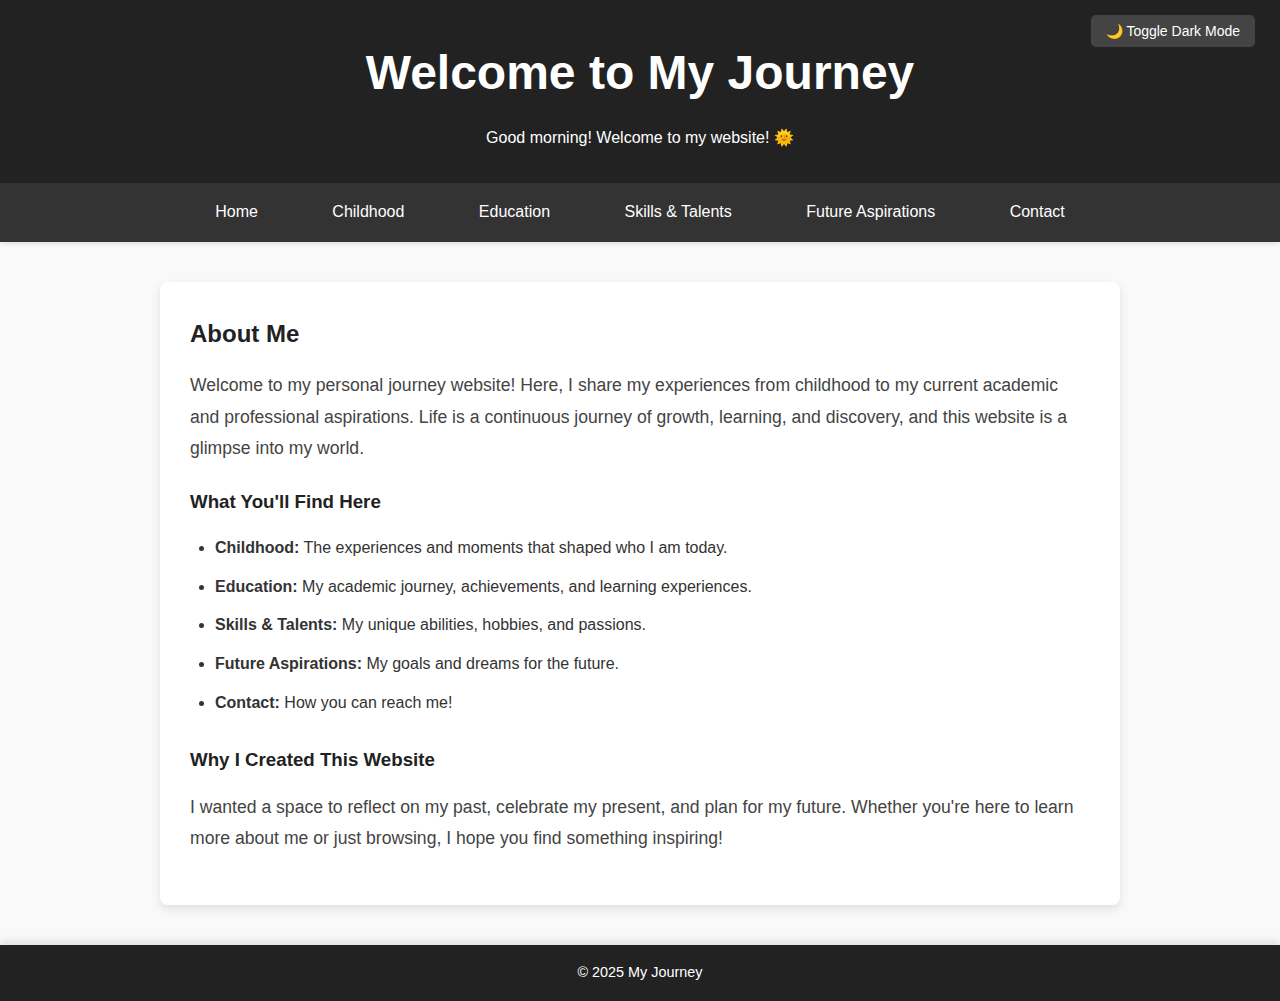
<file: index.html>
<!DOCTYPE html>
<html lang="en">
<head>
    <meta charset="UTF-8">
    <meta name="viewport" content="width=device-width, initial-scale=1.0">
    <title>My Journey</title>
    <link rel="stylesheet" href="styles.css">
</head>

<body onload="displayGreeting()">
    <header>
        <h1>Welcome to My Journey</h1>
        <h2 id="greeting"></h2> <!-- JavaScript updates this -->
    </header>

    <!-- Dark Mode Toggle Button -->
    <button class="dark-mode-btn" onclick="toggleDarkMode()">🌙 Toggle Dark Mode</button>

    <nav>
        <a href="index.html">Home</a>
        <a href="childhood.html">Childhood</a>
        <a href="education.html">Education</a>
        <a href="skills.html">Skills & Talents</a>
        <a href="future.html">Future Aspirations</a>
        <a href="contact.html">Contact</a>
    </nav>

    <div class="container">
        <h2>About Me</h2>
        <p>
            Welcome to my personal journey website! Here, I share my experiences from childhood to my current academic and professional aspirations.
            Life is a continuous journey of growth, learning, and discovery, and this website is a glimpse into my world.
        </p>

        <h3> What You'll Find Here</h3>


        <ul>
            <li><strong>Childhood:</strong> The experiences and moments that shaped who I am today.</li>
            <li><strong>Education:</strong> My academic journey, achievements, and learning experiences.</li>
            <li><strong>Skills & Talents:</strong> My unique abilities, hobbies, and passions.</li>
            <li><strong>Future Aspirations:</strong> My goals and dreams for the future.</li>
            <li><strong>Contact:</strong> How you can reach me!</li>
        </ul>

        <h3>Why I Created This Website</h3>
        <p>
            I wanted a space to reflect on my past, celebrate my present, and plan for my future.
            Whether you're here to learn more about me or just browsing, I hope you find something inspiring!
        </p>
    </div>

    <footer>
        &copy; 2025 My Journey
    </footer>

    <script src="script.js"></script>
</body>
</html>
</file>
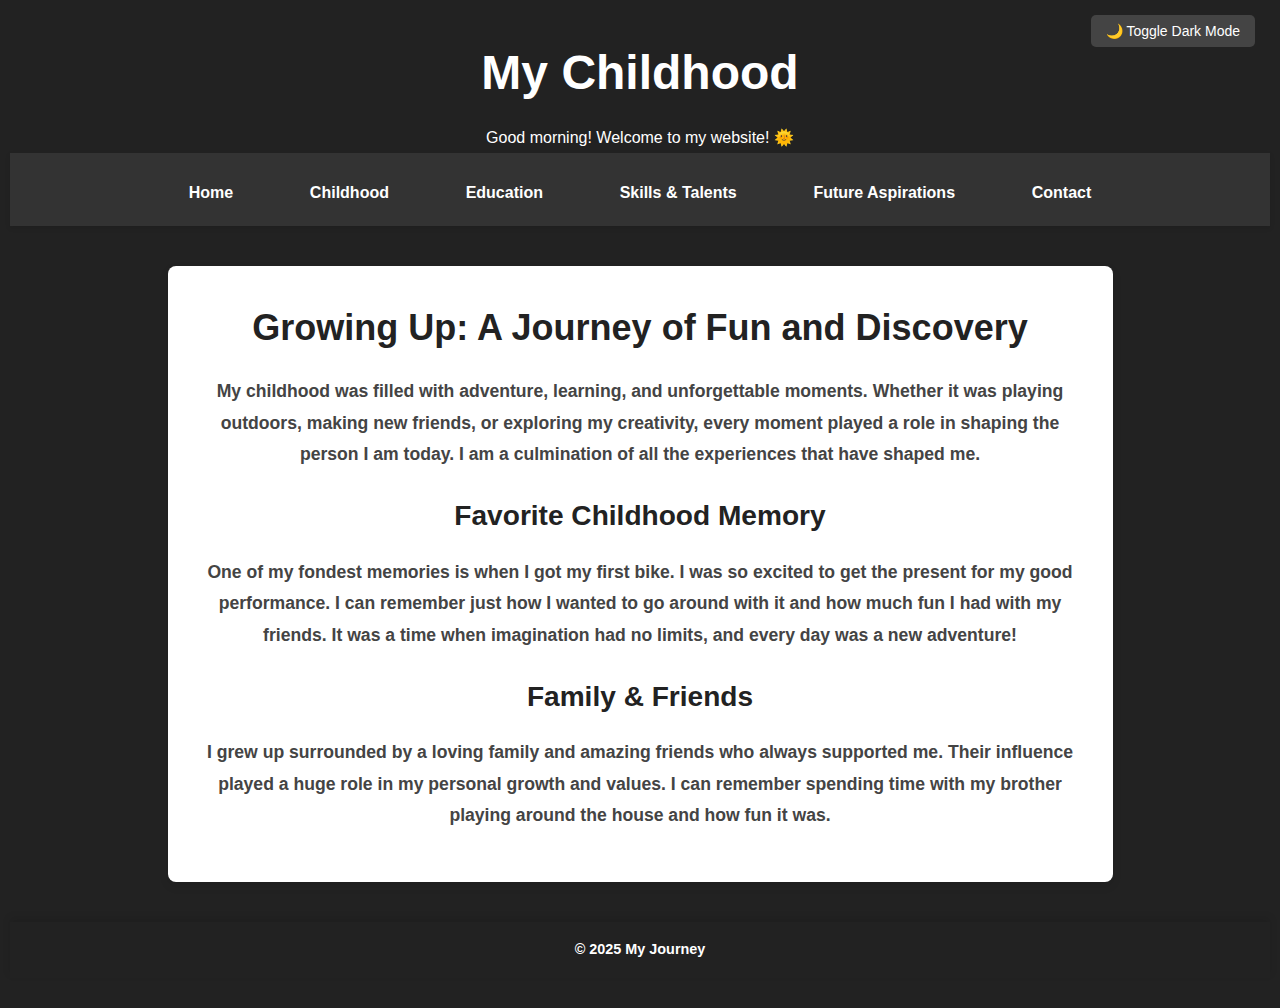
<file: childhood.html>
<!DOCTYPE html>
<html lang="en">
<head>
    <meta charset="UTF-8">
    <meta name="viewport" content="width=device-width, initial-scale=1.0">
    <title>Childhood</title>
    <link rel="stylesheet" href="styles.css">
    <script defer src="script.js"></script>
</head>
<body onload="displayGreeting()">
    <button class="dark-mode-btn" onclick="toggleDarkMode()">🌙 Toggle Dark Mode</button>
    <header>
        <h1>My Childhood</h1>
        <h2 id="greeting"></h2>
    <nav>
        <a href="index.html">Home</a>
        <a href="childhood.html">Childhood</a>
        <a href="education.html">Education</a>
        <a href="skills.html">Skills & Talents</a>
        <a href="future.html">Future Aspirations</a>
        <a href="contact.html">Contact</a>
    </nav>
    <div class="container">
        <h2>Growing Up: A Journey of Fun and Discovery</h2>
        <p>
            My childhood was filled with adventure, learning, and unforgettable moments.
            Whether it was playing outdoors, making new friends, or exploring my creativity,
            every moment played a role in shaping the person I am today. I am a culmination of all the experiences that have shaped me.
        </p>
        <h3> Favorite Childhood Memory</h3>
        <p>
            One of my fondest memories is when I got my first bike. I was so excited to get the present for my good performance.
            I can remember just how I wanted to go around with it and how much fun I had with my friends.
            It was a time when imagination had no limits, and every day was a new adventure!
        </p>
        <h3> Family & Friends</h3>
        <p>
            I grew up surrounded by a loving family and amazing friends who always supported me.
            Their influence played a huge role in my personal growth and values.
            I can remember spending time with my brother playing around the house and how fun it was.
        </p>
    </div>
    <footer>
        &copy; 2025 My Journey
    </footer>
</body>
</html>
</file>
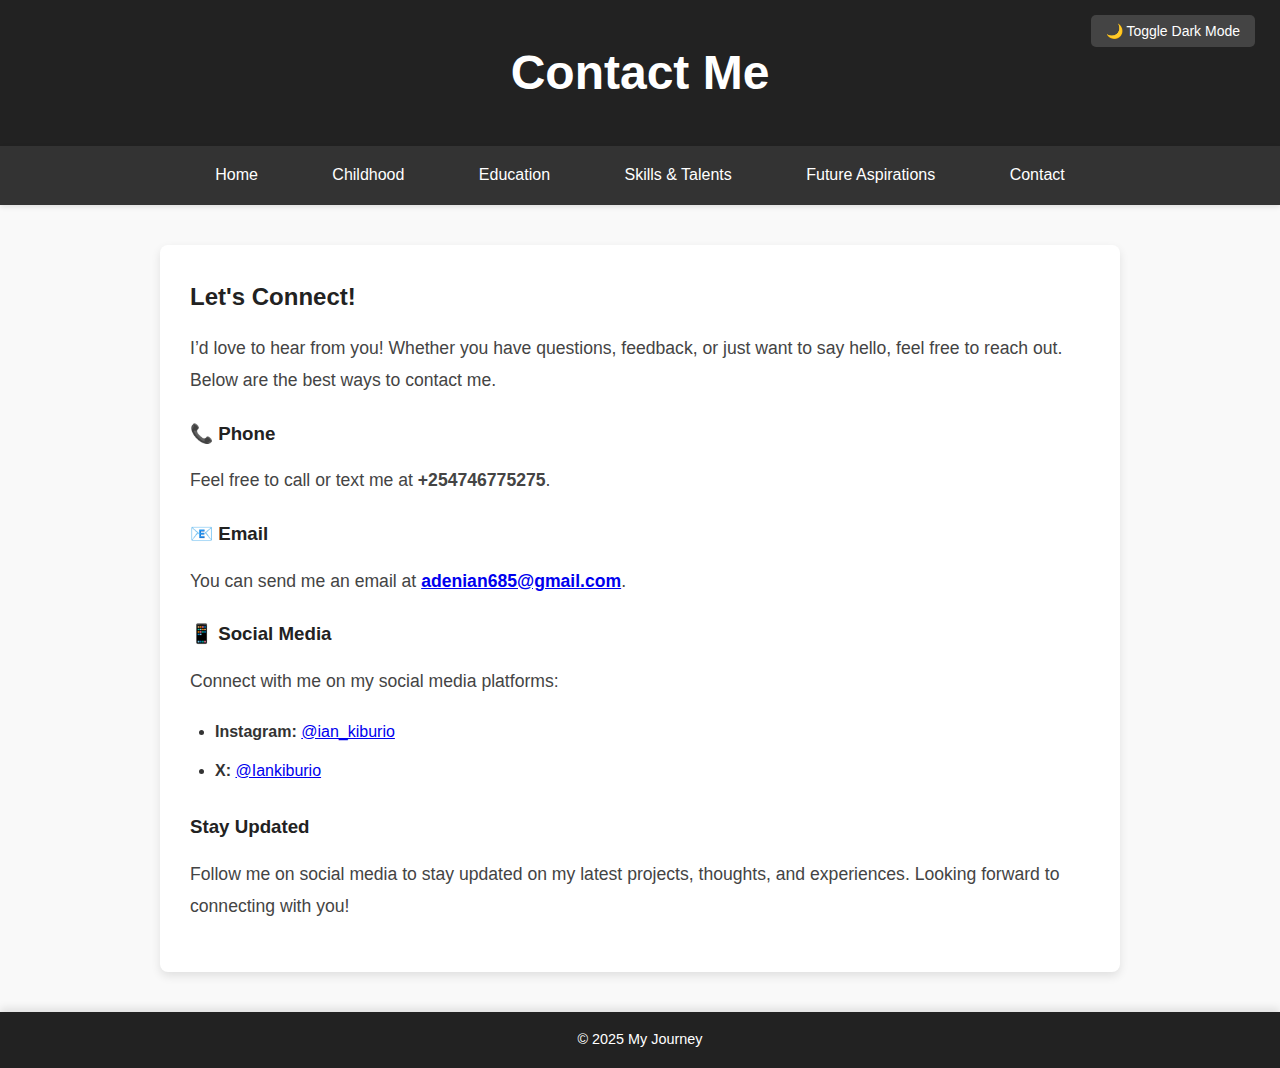
<file: contact.html>
<!DOCTYPE html>
<html lang="en">
<head>
    <meta charset="UTF-8">
    <meta name="viewport" content="width=device-width, initial-scale=1.0">
    <title>Contact Me</title>
    <link rel="stylesheet" href="styles.css">
    <script defer src="script.js"></script>
</head>
<body onload="displayGreeting()">
    <button class="dark-mode-btn" onclick="toggleDarkMode()">🌙 Toggle Dark Mode</button>
    <header>
        <h1>Contact Me</h1>
    </header>
    <nav>
        <a href="index.html">Home</a>
        <a href="childhood.html">Childhood</a>
        <a href="education.html">Education</a>
        <a href="skills.html">Skills & Talents</a>
        <a href="future.html">Future Aspirations</a>
        <a href="contact.html">Contact</a>
    </nav>
    <div class="container">
        <h2>Let's Connect!</h2>
        <p>
            I’d love to hear from you! Whether you have questions, feedback, or just want to say hello, feel free to reach out.
            Below are the best ways to contact me.
        </p>

        <h3>📞 Phone</h3>
        <p>Feel free to call or text me at <strong>+254746775275</strong>.</p>

        <h3>📧 Email</h3>
        <p>You can send me an email at <strong><a href="mailto:your-email@example.com">adenian685@gmail.com</a></strong>.</p>

        <h3>📱 Social Media</h3>
        <p>Connect with me on my social media platforms:</p>
        <ul>
            <li><strong>Instagram:</strong> <a href="https://www.instagram.com/ian_kiburio/" target="_blank">@ian_kiburio</a></li>
            <li><strong>X:</strong> <a href="https://x.com/Iankiburio" target="_blank">@Iankiburio</a></li>
        </ul>
        <h3> Stay Updated</h3>
        <p>
            Follow me on social media to stay updated on my latest projects, thoughts, and experiences.
            Looking forward to connecting with you!
        </p>
    </div>

    <footer>
        &copy; 2025 My Journey
    </footer>
</body>
</html>
</file>
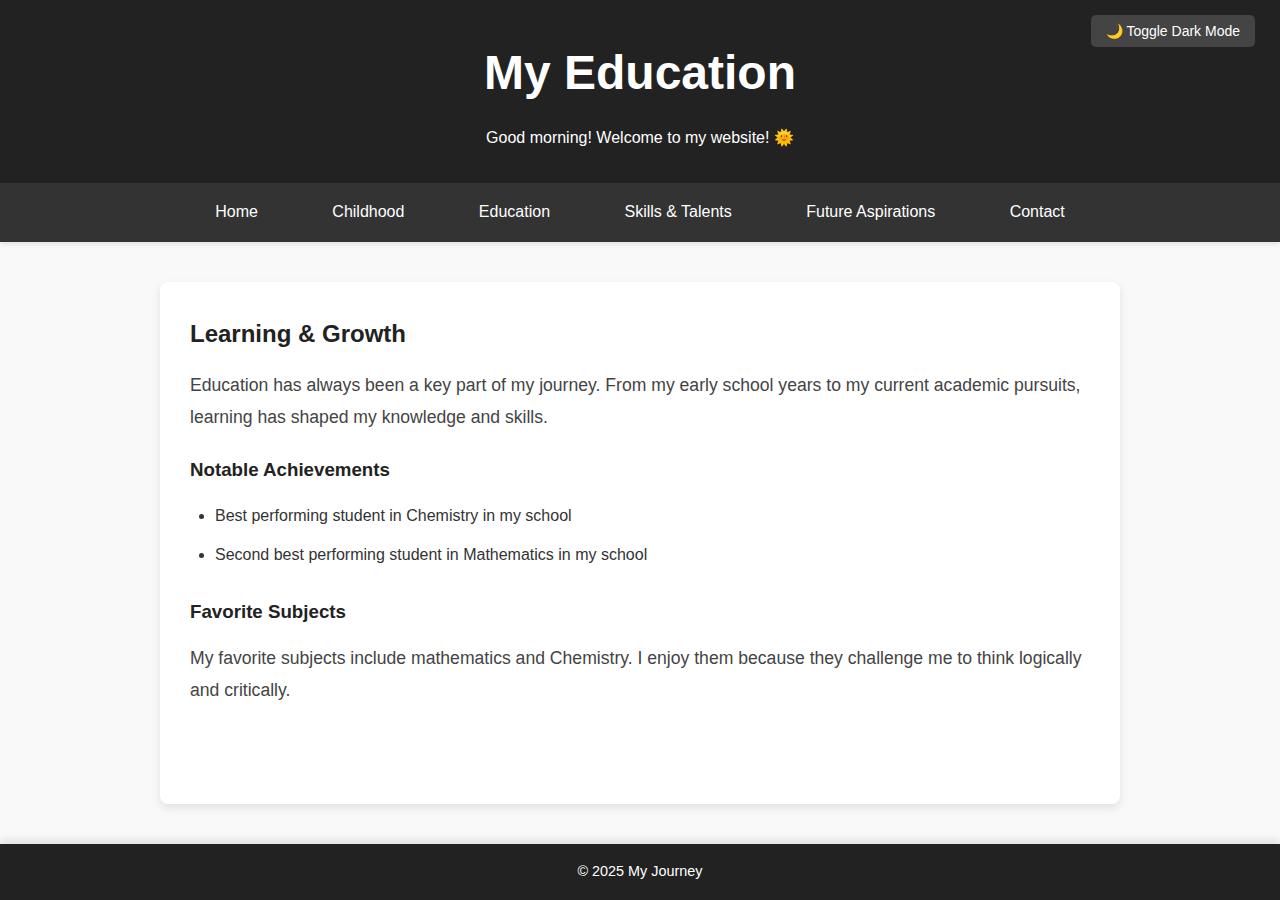
<file: education.html>
<!DOCTYPE html>
<html lang="en">
<head>
    <meta charset="UTF-8">
    <meta name="viewport" content="width=device-width, initial-scale=1.0">
    <title>Education</title>
    <link rel="stylesheet" href="styles.css">
    <script defer src="script.js"></script>
</head>
<body onload="displayGreeting()">
    <button class="dark-mode-btn" onclick="toggleDarkMode()">🌙 Toggle Dark Mode</button>
    <header>
        <h1>My Education</h1>
        <h2 id="greeting"></h2>
    </header>
    <nav>
        <a href="index.html">Home</a>
        <a href="childhood.html">Childhood</a>
        <a href="education.html">Education</a>
        <a href="skills.html">Skills & Talents</a>
        <a href="future.html">Future Aspirations</a>
        <a href="contact.html">Contact</a>
    </nav>
    <div class="container">
        <h2> Learning & Growth</h2>
        <p>
            Education has always been a key part of my journey. From my early school years to my current academic pursuits,
            learning has shaped my knowledge and skills.
        </p>
        <h3> Notable Achievements</h3>
        <ul>
            <li>Best performing student in Chemistry in my school</li>
            <li>Second best performing student in Mathematics in my school</li>
        </ul>
        <h3> Favorite Subjects</h3>
        <p>
            My favorite subjects include mathematics and Chemistry. I enjoy them because they challenge me to think logically and critically.
        </p>
    </div>
    <footer>
        &copy; 2025 My Journey
    </footer>
</body>
</html>
</file>
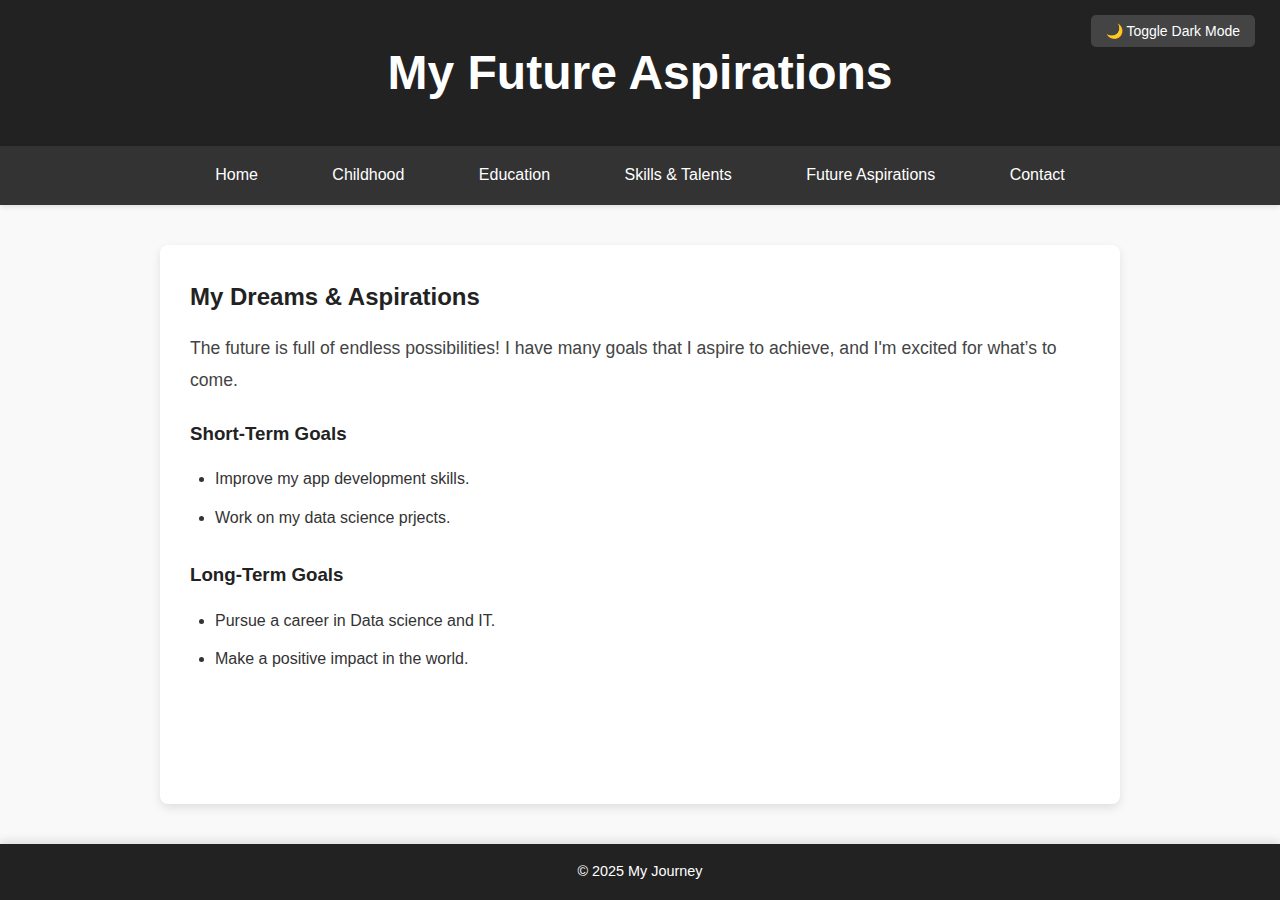
<file: future.html>
<!DOCTYPE html>
<html lang="en">
<head>
    <meta charset="UTF-8">
    <meta name="viewport" content="width=device-width, initial-scale=1.0">
    <title>Future Aspirations</title>
    <link rel="stylesheet" href="styles.css">
    <script defer src="script.js"></script>
</head>
<body onload="displayGreeting()">
    <button class="dark-mode-btn" onclick="toggleDarkMode()">🌙 Toggle Dark Mode</button>
    <header>
        <h1>My Future Aspirations</h1>
    </header>
    <nav>
        <a href="index.html">Home</a>
        <a href="childhood.html">Childhood</a>
        <a href="education.html">Education</a>
        <a href="skills.html">Skills & Talents</a>
        <a href="future.html">Future Aspirations</a>
        <a href="contact.html">Contact</a>
    </nav>
    <div class="container">
        <h2>My Dreams & Aspirations</h2>
<p>
    The future is full of endless possibilities! I have many goals that I aspire to achieve, and I'm excited for what’s to come.
</p>
<h3>Short-Term Goals</h3>
<ul>
    <li>Improve my app development skills.</li>
    <li>Work on my data science prjects.</li>
</ul>
<h3>Long-Term Goals</h3>
<ul>
    <li>Pursue a career in Data science and IT.</li>
    <li>Make a positive impact in the world.</li>
</ul>

    </div>
    <footer>
        &copy; 2025 My Journey
    </footer>
</body>
</html>
</file>
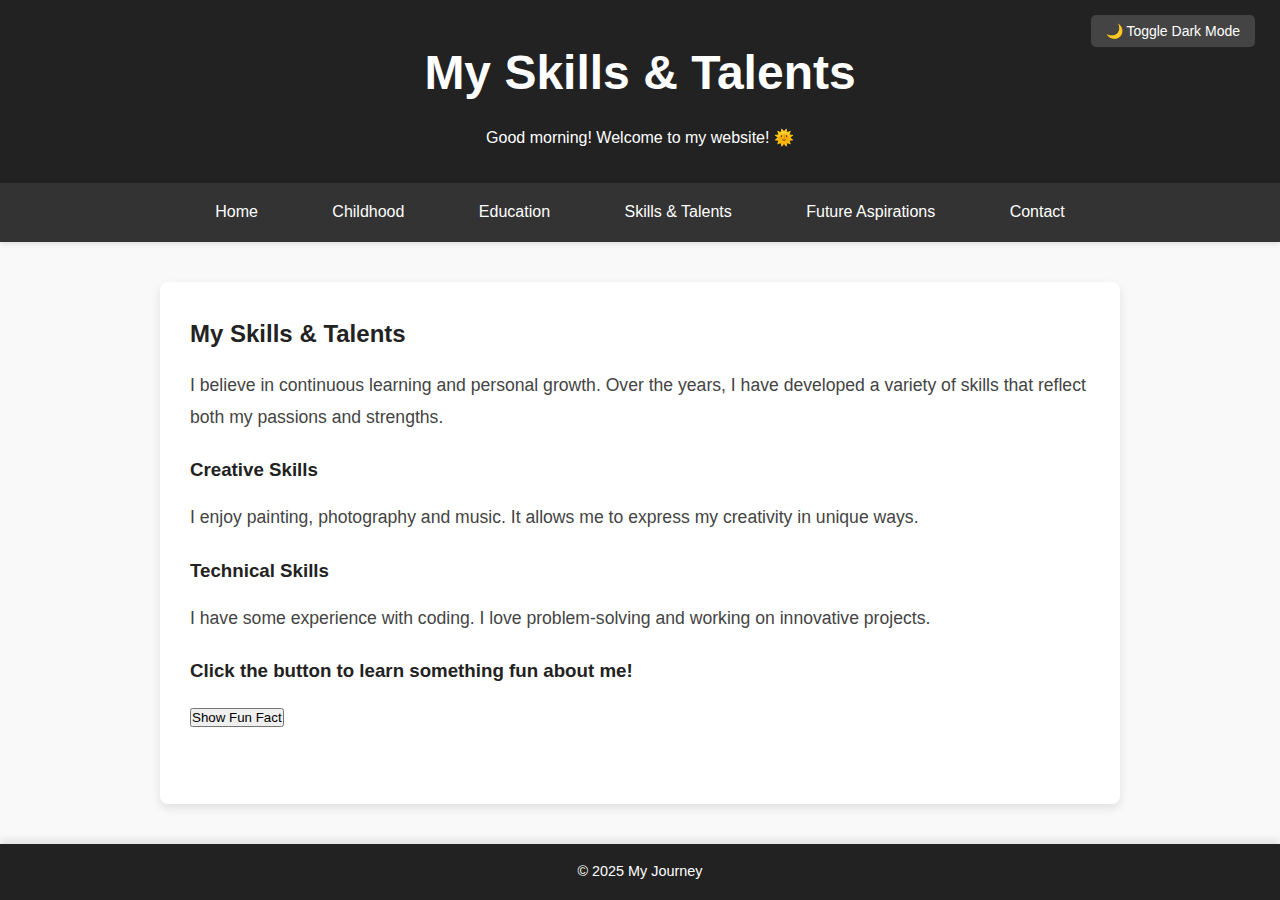
<file: skills.html>
<!DOCTYPE html>
<html lang="en">
<head>
    <meta charset="UTF-8">
    <meta name="viewport" content="width=device-width, initial-scale=1.0">
    <title>Skills & Talents</title>
    <link rel="stylesheet" href="styles.css">
    <script defer src="script.js"></script>
</head>
<body   onload="displayGreeting()">
    <button class="dark-mode-btn" onclick="toggleDarkMode()">🌙 Toggle Dark Mode</button>
    <header>
        <h1>My Skills & Talents</h1>
        <h2 id="greeting"></h2>
    </header>
    <nav>
        <a href="index.html">Home</a>
        <a href="childhood.html">Childhood</a>
        <a href="education.html">Education</a>
        <a href="skills.html">Skills & Talents</a>
        <a href="future.html">Future Aspirations</a>
        <a href="contact.html">Contact</a>
    </nav>
    <div class="container">
        <h2>My Skills & Talents</h2>
        <p>
            I believe in continuous learning and personal growth. Over the years, I have developed a variety of skills
            that reflect both my passions and strengths.
        </p>
        <h3>Creative Skills</h3>
        <p>
            I enjoy painting, photography and music. It allows me to express my creativity in unique ways.
        </p>
        <h3> Technical Skills</h3>
        <p>
            I have some experience with coding. I love problem-solving and working on innovative projects.
        </p>

        <h3>Click the button to learn something fun about me!</h3>
<button onclick="showRandomFact()">Show Fun Fact</button>
<p id="funFact"></p>

<script>
    function showRandomFact() {
        let facts = [
            "I once tried to jump over  a fence but fell on my head. ",
            "I can't solve a Rubik’s Cube in under 2 minutes!😂😂",
            "I love almost all types of music. 🎵",
            "My dream travel destination is Japan! 🗾",
            "I love comic books. "
        ];
        let randomIndex = Math.floor(Math.random() * facts.length);
        document.getElementById("funFact").innerText = facts[randomIndex];
    }
</script>

    </div>
    <footer>
        &copy; 2025 My Journey
    </footer>
</body>
</html>
</file>
<file: styles.css>
/* === Global Reset === */
* {
    margin: 0;
    padding: 0;
    box-sizing: border-box;
}

/* === Layout Styling === */
html, body {
    height: 100%;
    display: flex;
    flex-direction: column;
    font-family: "Arial", sans-serif;
    background-color: #f9f9f9;
    color: #333;
    transition: background-color 0.3s, color 0.3s;
    line-height: 1.8;
}

/* === Header === */
header {
    text-align: center;
    background-color: #222;
    color: white;
    padding: 30px 10px;
    font-size: 1.5rem;
    font-weight: bold;
    box-shadow: 0px 4px 8px rgba(0, 0, 0, 0.2);
}

/* Greeting Text */
#greeting {
    font-size: 1rem;
    font-weight: normal;
    margin-top: 8px;
}

/* === Navigation Bar === */
nav {
    text-align: center;
    background-color: #333;
    padding: 15px;
    box-shadow: 0px 2px 5px rgba(0, 0, 0, 0.1);
}

nav a {
    color: white;
    text-decoration: none;
    margin: 0 20px;
    font-size: 16px;
    padding: 10px 15px;
    transition: color 0.3s ease-in-out;
}

nav a:hover {
    color: #FFD700; /* Gold highlight on hover */
}

/* === Main Content === */
.container {
    flex: 1; /* Pushes the footer down */
    width: 75%;
    margin: 40px auto;
    padding: 30px;
    background: white;
    border-radius: 8px;
    box-shadow: 0px 4px 10px rgba(0, 0, 0, 0.1);
}

/* Spacing for headings */
.container h2, .container h3 {
    margin-bottom: 15px;
    font-weight: bold;
    color: #222;
}

.container p {
    margin-bottom: 20px;
    font-size: 1.1rem;
    color: #444;
}

.container ul, 
.container ol {
    margin-bottom: 25px;
    padding-left: 25px;
}

.container ul li,
.container ol li {
    margin-bottom: 10px;
    color: inherit; /* Ensure lists inherit the text color */
}

/* === Footer (Fixed at Bottom) === */
footer {
    text-align: center;
    padding: 15px;
    background-color: #222;
    color: white;
    width: 100%;
    margin-top: auto;
    font-size: 0.9rem;
    box-shadow: 0px -4px 8px rgba(0, 0, 0, 0.1);
}

/* === Dark Mode Styles === */
.dark-mode {
    background-color: #111;
    color: #ddd;
}

/* Ensure all text, including list items, matches paragraph color */
.dark-mode .container {
    background: #222;
    color: #ddd; /* Ensures uniform text color */
}

/* Fix list text color in dark mode */
.dark-mode ul, 
.dark-mode ol, 
.dark-mode li {
    color: inherit !important; /* Ensures lists match container text */
    font-weight: normal !important; /* Prevent unwanted bolding */
}

/* === Dark Mode Toggle Button === */
.dark-mode-btn {
    position: fixed;
    top: 15px;
    right: 25px;
    padding: 8px 15px;
    background-color: #444;
    color: hsl(0, 0%, 100%);
    border: none;
    cursor: pointer;
    border-radius: 5px;
    font-size: 14px;
    transition: background 0.3s ease-in-out;
}

.dark-mode-btn:hover {
    background-color: #666;
}

/* === Responsive Design === */
@media (max-width: 768px) {
    .container {
        width: 90%;
    }

    nav a {
        display: block;
        margin: 8px 0;
    }

    .dark-mode-btn {
        top: 10px;
        right: 15px;
    }
}
</file>
